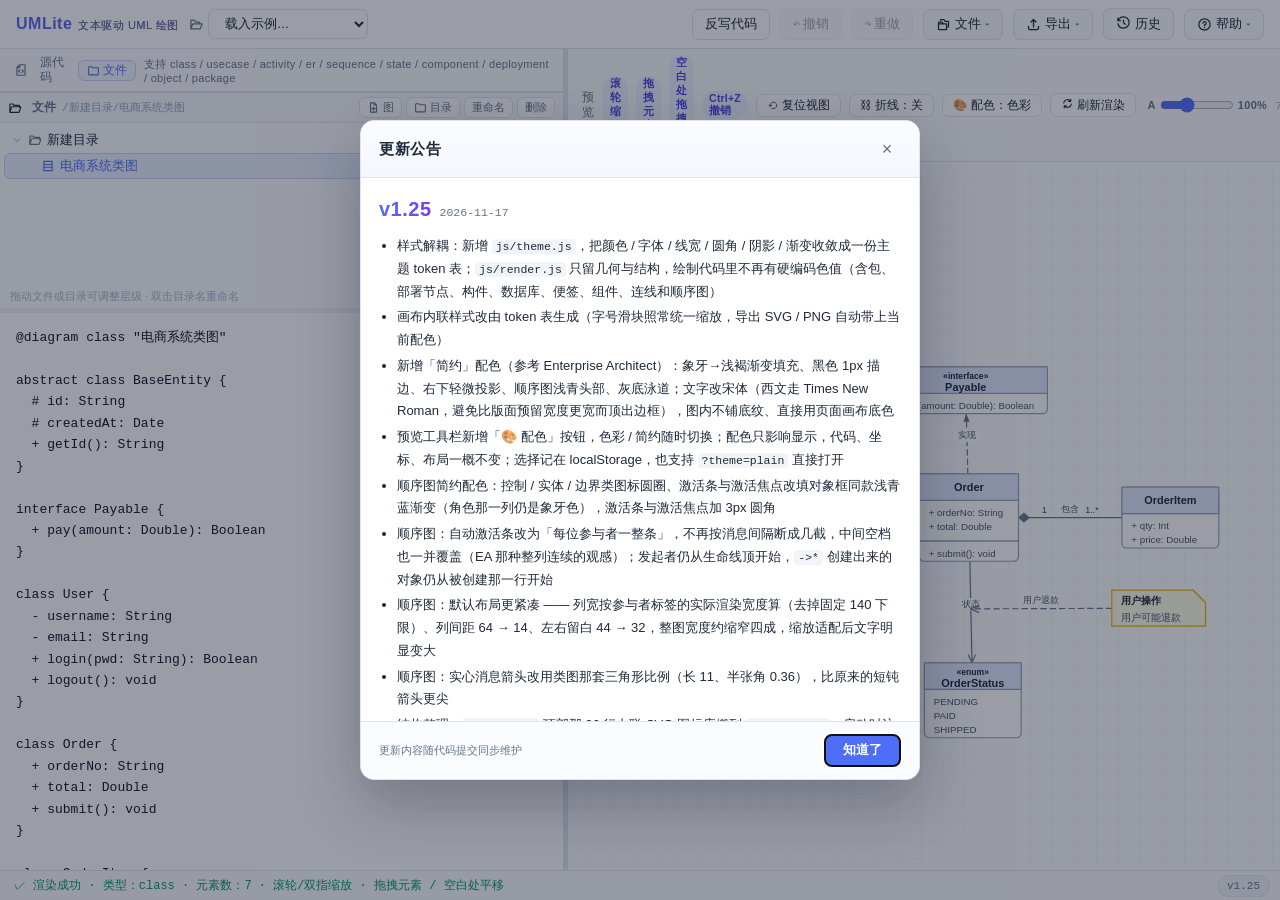
<file: index.html>
<!DOCTYPE html>
<html lang="zh-CN">
<head>
<meta charset="UTF-8">
<meta name="viewport" content="width=device-width, initial-scale=1, viewport-fit=cover">
<title>UMLite · 文本驱动 UML 绘图工具</title>
  <link rel="stylesheet" href="css/style.css">
</head>
<body>
<script src="js/icons.js"></script>

<header>
  <div class="logo">UMLite<small>文本驱动 UML 绘图</small></div>
  <span class="sel-ic"><svg class="ic"><use href="#ic-open"></use></svg><select id="samples" title="载入示例"></select></span>
  <div class="spacer"></div>

  <button id="btn-writeback" title="把当前画布位置写回源码末尾">反写代码</button>
  <button class="ghost" id="btn-undo" title="撤销（Ctrl+Z）" disabled>↶<span class="lbl"> 撤销</span></button>
  <button class="ghost" id="btn-redo" title="重做（Ctrl+Shift+Z）" disabled>↷<span class="lbl"> 重做</span></button>

  <div class="menu">
    <button type="button" class="ghost menu-btn"><svg class="ic"><use href="#ic-file"></use></svg><span class="lbl">文件</span><span class="caret">▾</span></button>
    <div class="menu-drop drop-right">
      <button type="button" class="menu-item" data-click="btn-open">导入 .uml…（到选中目录）</button>
      <button type="button" class="menu-item" data-click="btn-proj-open">导入整个项目 .json…</button>
      <div class="menu-sep"></div>
      <button type="button" class="menu-item" data-click="btn-copy">复制代码</button>
    </div>
  </div>

  <div class="menu">
    <button type="button" class="ghost menu-btn"><svg class="ic"><use href="#ic-export"></use></svg><span class="lbl">导出</span><span class="caret">▾</span></button>
    <div class="menu-drop">
      <button type="button" class="menu-item" data-click="btn-src">下载 .uml 源文件</button>
      <button type="button" class="menu-item" data-click="btn-svg">下载 SVG 矢量图</button>
      <button type="button" class="menu-item" data-click="btn-png">下载 PNG 位图</button>
      <div class="menu-sep"></div>
      <button type="button" class="menu-item" data-click="btn-proj-save">导出整个项目 .json</button>
    </div>
  </div>

  <button class="ghost" id="btn-history" title="最近保存的图"><svg class="ic"><use href="#ic-history"></use></svg><span class="lbl">历史</span></button>

  <div class="menu">
    <button type="button" class="ghost menu-btn"><svg class="ic"><use href="#ic-help"></use></svg><span class="lbl">帮助</span><span class="caret">▾</span></button>
    <div class="menu-drop">
      <button type="button" class="menu-item" data-click="btn-doc">下载语言文档 (.md)</button>
    </div>
  </div>
</header>

<!-- 窄屏（≤720px）用标签切换代码与预览，避免两个面板都挤成一条 -->
<nav id="pane-tabs" class="mobile-tabs" role="tablist" aria-label="面板切换">
  <button type="button" role="tab" data-pane="code" aria-selected="true"><span class="tab-ic">&lt;/&gt;</span>代码</button>
  <button type="button" role="tab" data-pane="preview" aria-selected="false"><span class="tab-ic">▦</span>预览</button>
</nav>

<!-- 被二级菜单收纳的真实按钮（保留 id，供菜单项 data-click 转发触发） -->
<button id="btn-open" hidden></button>
<button id="btn-copy" hidden></button>
<button id="btn-src" hidden></button>
<button id="btn-svg" hidden></button>
<button id="btn-png" hidden></button>
<button id="btn-doc" hidden></button>
<button id="btn-proj-open" hidden></button>
<button id="btn-proj-save" hidden></button>
<input type="file" id="file-uml" accept=".uml,.txt,text/plain" hidden>
<input type="file" id="file-project" accept=".json,application/json" hidden>

<div id="history-panel" class="history-panel hidden">
  <div class="history-head">
    <svg class="ic"><use href="#ic-history"></use></svg>历史记录 <span class="history-count" id="history-count"></span>
    <span style="flex:1"></span>
    <button class="ghost" id="his-clear">清空</button>
  </div>
  <div class="history-list" id="history-list"></div>
</div>

<main>
  <div class="pane" id="left">
    <div class="pane-head">
      <svg class="ic ic-title"><use href="#ic-source"></use></svg>源代码
      <button type="button" id="btn-files" class="pane-toggle" title="显示 / 隐藏文件区">
        <svg class="ic ic-sm"><use href="#ic-folder"></use></svg><span class="lbl">文件</span>
      </button>
      <span class="hint">支持 class / usecase / activity / er / sequence / state / component / deployment / object / package</span>
    </div>

    <!-- 文件区：虚拟目录树（只影响页面显示，导出时是多层嵌套的 JSON） -->
    <div id="files-pane">
      <div class="files-head">
        <svg class="ic ic-title"><use href="#ic-folder-open"></use></svg>
        <span class="files-title">文件</span>
        <span class="files-path" id="files-path"></span>
        <span class="files-tools">
          <button type="button" class="fs-btn" data-fs="new-file" title="在选中目录下新建一张图">
            <svg class="ic ic-sm"><use href="#ic-newfile"></use></svg>图
          </button>
          <button type="button" class="fs-btn" data-fs="new-folder" title="新建目录">
            <svg class="ic ic-sm"><use href="#ic-folder"></use></svg>目录
          </button>
          <button type="button" class="fs-btn" data-fs="rename" title="重命名选中的目录（也可双击目录名）">重命名</button>
          <button type="button" class="fs-btn" data-fs="delete" title="删除选中的目录或图">删除</button>
        </span>
      </div>
      <div id="file-tree" class="file-tree" role="tree" aria-label="文件列表"></div>
      <div class="files-hint" id="files-hint">拖动文件或目录可调整层级 · 双击目录名重命名</div>
    </div>
    <div class="files-divider" id="files-divider" title="拖动调整文件区高度"></div>

    <textarea id="editor" spellcheck="false"></textarea>
  </div>
  <div class="divider" id="divider"></div>
  <div class="pane" id="right">
    <div class="pane-head">
      预览
      <span class="badge">滚轮缩放</span>
      <span class="badge">拖拽元素</span>
      <span class="badge">空白处拖拽平移</span>
      <span class="badge">Ctrl+Z 撤销</span>
      <button id="btn-reset" style="padding:3px 10px;font-size:11.5px;">⟲ 复位视图</button>
      <button id="btn-ortho" style="padding:3px 10px;font-size:11.5px;" title="开启后连线自动补直角折点（横平竖直），按当前位置生成；关闭则保持直线/斜线">⛓ 折线：关</button>
      <button id="btn-theme" style="padding:3px 10px;font-size:11.5px;" title="切换配色方案：只影响显示，不改变代码、坐标与布局">🎨 配色：色彩</button>
      <button id="btn-refresh" style="padding:3px 10px;font-size:11.5px;"><svg class="ic ic-sm"><use href="#ic-refresh"></use></svg>刷新渲染</button>
      <span class="fs-wrap" title="统一调整画布字号"><span class="fs-label">A</span><input type="range" id="font-scale" min="70" max="160" value="100" step="5"><span class="fs-label" id="font-scale-val">100%</span></span>
      <span class="zoominfo" id="zoominfo">100%</span>
    </div>
    <div id="preview"></div>
  </div>
</main>

<footer id="statusbar">
  <div id="status">就绪</div>
  <button type="button" id="ver-chip" class="ver-chip">v1.25</button>
</footer>

<!-- 更新公告：首次打开自动弹，之后点右下角版本号查看 -->
<div id="notice-mask" class="notice-mask" aria-hidden="true">
  <div class="notice" role="dialog" aria-modal="true" aria-labelledby="notice-title">
    <div class="notice-head">
      <h2 id="notice-title">更新公告</h2>
      <button type="button" id="notice-close" class="notice-close" aria-label="关闭">×</button>
    </div>
    <div class="notice-body" id="notice-body"></div>
    <div class="notice-foot">
      <span class="notice-tip">更新内容随代码提交同步维护</span>
      <button type="button" id="notice-ok" class="notice-ok">知道了</button>
    </div>
  </div>
</div>

<!-- 通用选择弹窗：导入整个项目时询问「覆盖 / 插入」 -->
<div id="ask-mask" class="notice-mask" aria-hidden="true">
  <div class="notice ask" role="dialog" aria-modal="true" aria-labelledby="ask-title">
    <div class="notice-head"><h2 id="ask-title">请选择</h2></div>
    <div class="notice-body">
      <p id="ask-msg" class="ask-msg"></p>
      <div id="ask-extra" class="ask-meta" style="display:none;white-space:pre-line"></div>
    </div>
    <div class="notice-foot">
      <button type="button" id="ask-cancel" class="ask-btn">取消</button>
      <span id="ask-actions" class="ask-actions"></span>
    </div>
  </div>
</div>

<!-- 文件树右键 / 长按菜单 -->
<div id="tree-menu" class="tree-menu hidden"></div>


  <script src="js/util.js"></script>
  <script src="js/theme.js"></script>
  <script src="js/layoutcode.js"></script>
  <script src="js/parser.js"></script>
  <script src="js/layout.js"></script>
  <script src="js/pipeline.js"></script>
  <script src="js/render.js"></script>
  <script src="js/view.js"></script>
  <script src="js/undo.js"></script>
  <script src="js/export.js"></script>
  <script src="js/ui.js"></script>
  <script src="js/samples.js"></script>
  <script src="js/files.js"></script>
  <script src="js/history.js"></script>
  <script src="js/changelog.js"></script>
  <script src="js/notice.js"></script>
  <script src="js/main.js"></script>
</body>
</html>
</file>
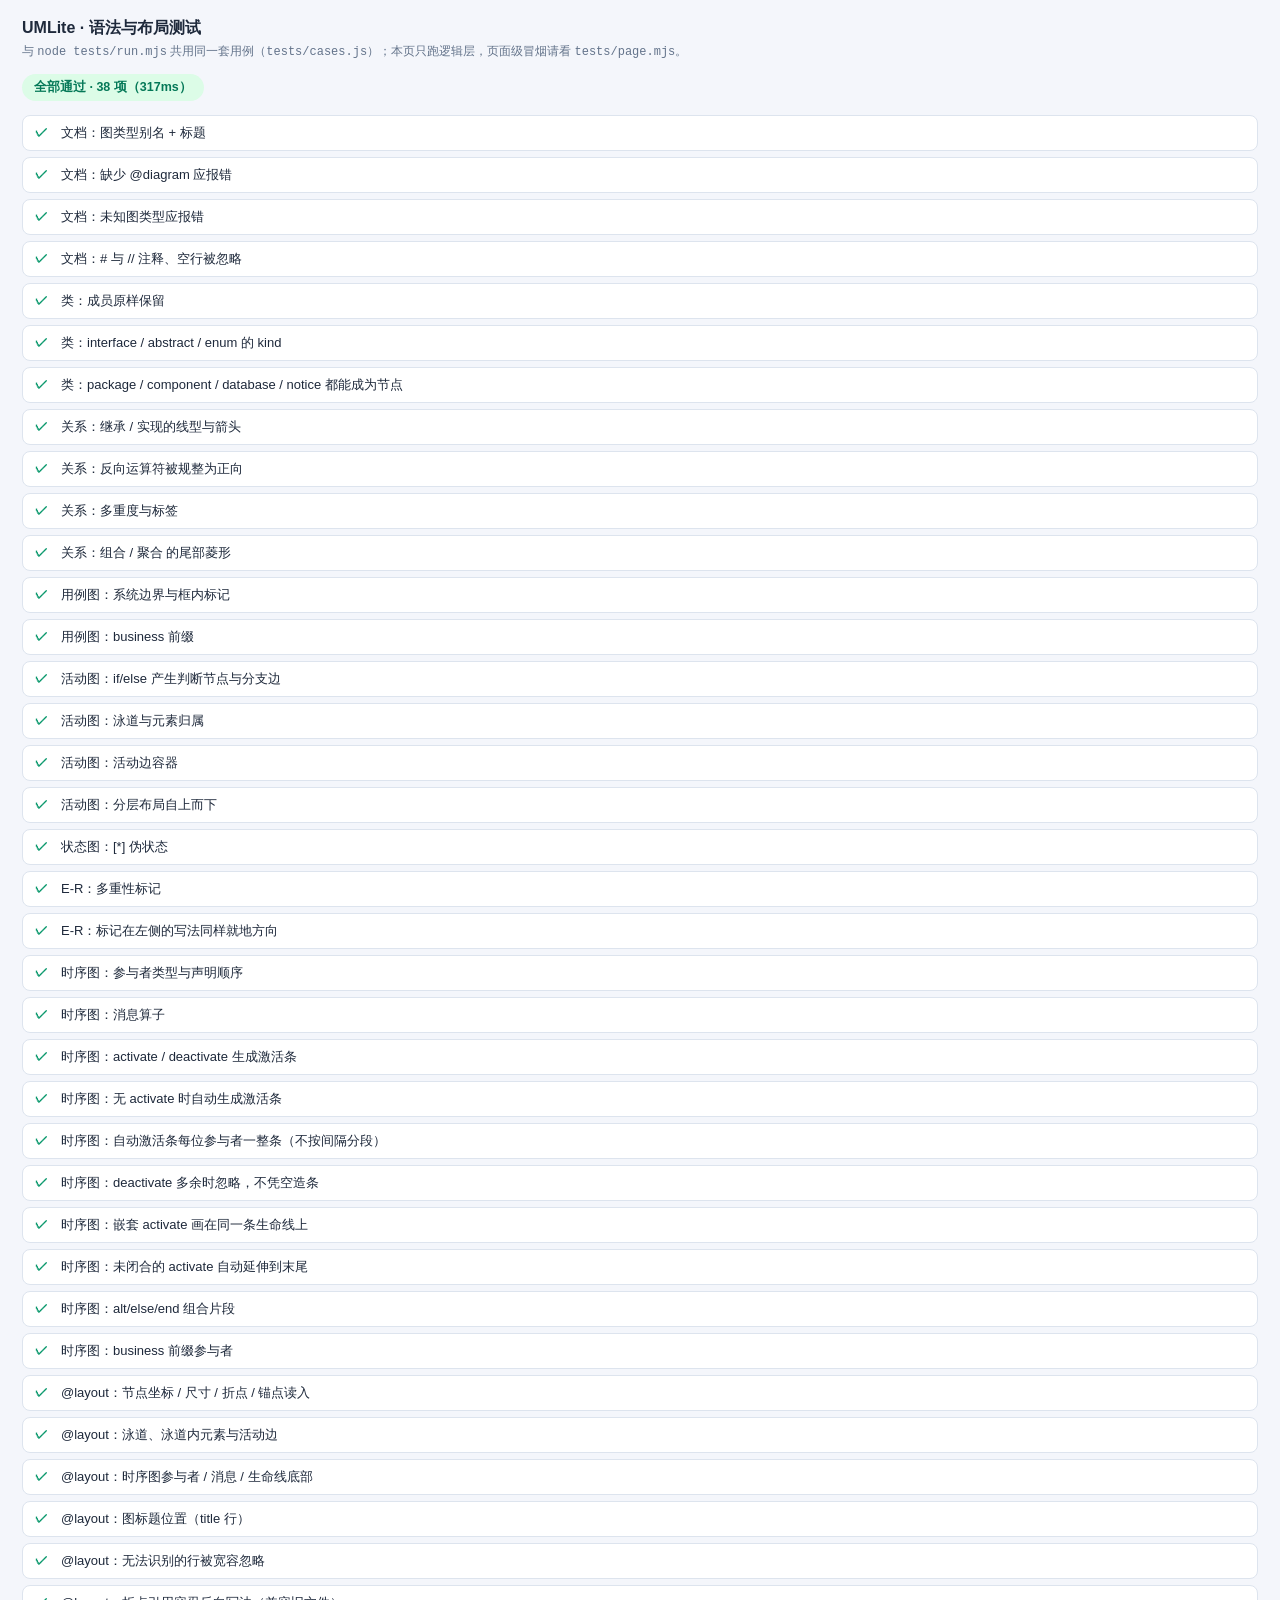
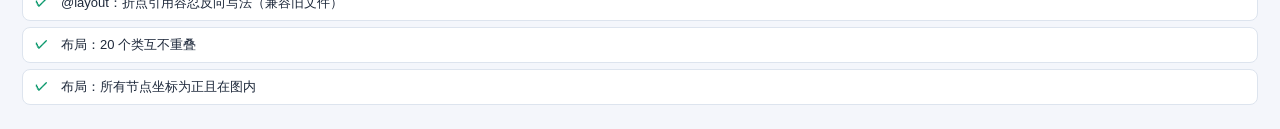
<file: tests/index.html>
<!DOCTYPE html>
<html lang="zh-CN">
<head>
<meta charset="UTF-8">
<meta name="viewport" content="width=device-width, initial-scale=1">
<title>UMLite · 语法与布局测试</title>
<style>
  body{margin:0;padding:18px 22px;font-family:-apple-system,BlinkMacSystemFont,"Segoe UI","PingFang SC","Microsoft YaHei",sans-serif;background:#f4f6fb;color:#1e293b;}
  h1{font-size:16px;margin:0 0 4px;}
  .sub{color:#64748b;font-size:12px;margin-bottom:14px;}
  .sum{display:inline-block;padding:5px 12px;border-radius:999px;font-size:12.5px;font-weight:700;margin-bottom:14px;}
  .sum.ok{background:#dcfce7;color:#047857;}
  .sum.bad{background:#fee2e2;color:#b91c1c;}
  ul{list-style:none;margin:0;padding:0;}
  li{background:#fff;border:1px solid #dde4ee;border-radius:8px;padding:8px 12px;margin-bottom:6px;font-size:13px;display:flex;gap:10px;align-items:flex-start;}
  li .mark{font-weight:700;width:16px;flex:0 0 16px;}
  li.ok .mark{color:#059669;}
  li.bad{border-color:#fecaca;background:#fff7f7;}
  li.bad .mark{color:#dc2626;}
  .fails{margin:6px 0 0;padding-left:18px;color:#b91c1c;font-size:12px;font-family:"SF Mono",Menlo,Consolas,monospace;white-space:pre-wrap;}
  .group{margin:16px 0 6px;font-size:12px;color:#64748b;letter-spacing:.4px;}
</style>
</head>
<body>
<h1>UMLite · 语法与布局测试</h1>
<div class="sub">与 <code>node tests/run.mjs</code> 共用同一套用例（<code>tests/cases.js</code>）；本页只跑逻辑层，页面级冒烟请看 <code>tests/page.mjs</code>。</div>
<div id="summary" class="sum"></div>
<ul id="list"></ul>

<script src="../js/util.js"></script>
<script src="../js/theme.js"></script>
<script src="../js/layoutcode.js"></script>
<script src="../js/parser.js"></script>
<script src="../js/layout.js"></script>
<script src="../js/pipeline.js"></script>
<script src="../js/render.js"></script>
<script src="harness.js"></script>
<script src="cases.js"></script>
<script>
(function () {
  'use strict';
  const t0 = performance.now();
  const results = window.UMLiteTests.runCases(window.TEST_CASES);
  const ms = Math.round(performance.now() - t0);
  const failed = results.filter(r => !r.ok).length;

  const sum = document.getElementById('summary');
  sum.className = 'sum ' + (failed ? 'bad' : 'ok');
  sum.textContent = failed
    ? failed + ' 项失败 / 共 ' + results.length + ' 项（' + ms + 'ms）'
    : '全部通过 · ' + results.length + ' 项（' + ms + 'ms）';

  const list = document.getElementById('list');
  for (const r of results) {
    const li = document.createElement('li');
    li.className = r.ok ? 'ok' : 'bad';
    const mark = document.createElement('span');
    mark.className = 'mark';
    mark.textContent = r.ok ? '✓' : '✗';
    const body = document.createElement('div');
    body.textContent = r.name;
    li.appendChild(mark);
    li.appendChild(body);
    if (!r.ok) {
      const ul = document.createElement('ul');
      ul.className = 'fails';
      for (const f of r.fails) {
        const li2 = document.createElement('li');
        li2.textContent = f;
        ul.appendChild(li2);
      }
      body.appendChild(ul);
    }
    list.appendChild(li);
  }
})();
</script>
</body>
</html>
</file>
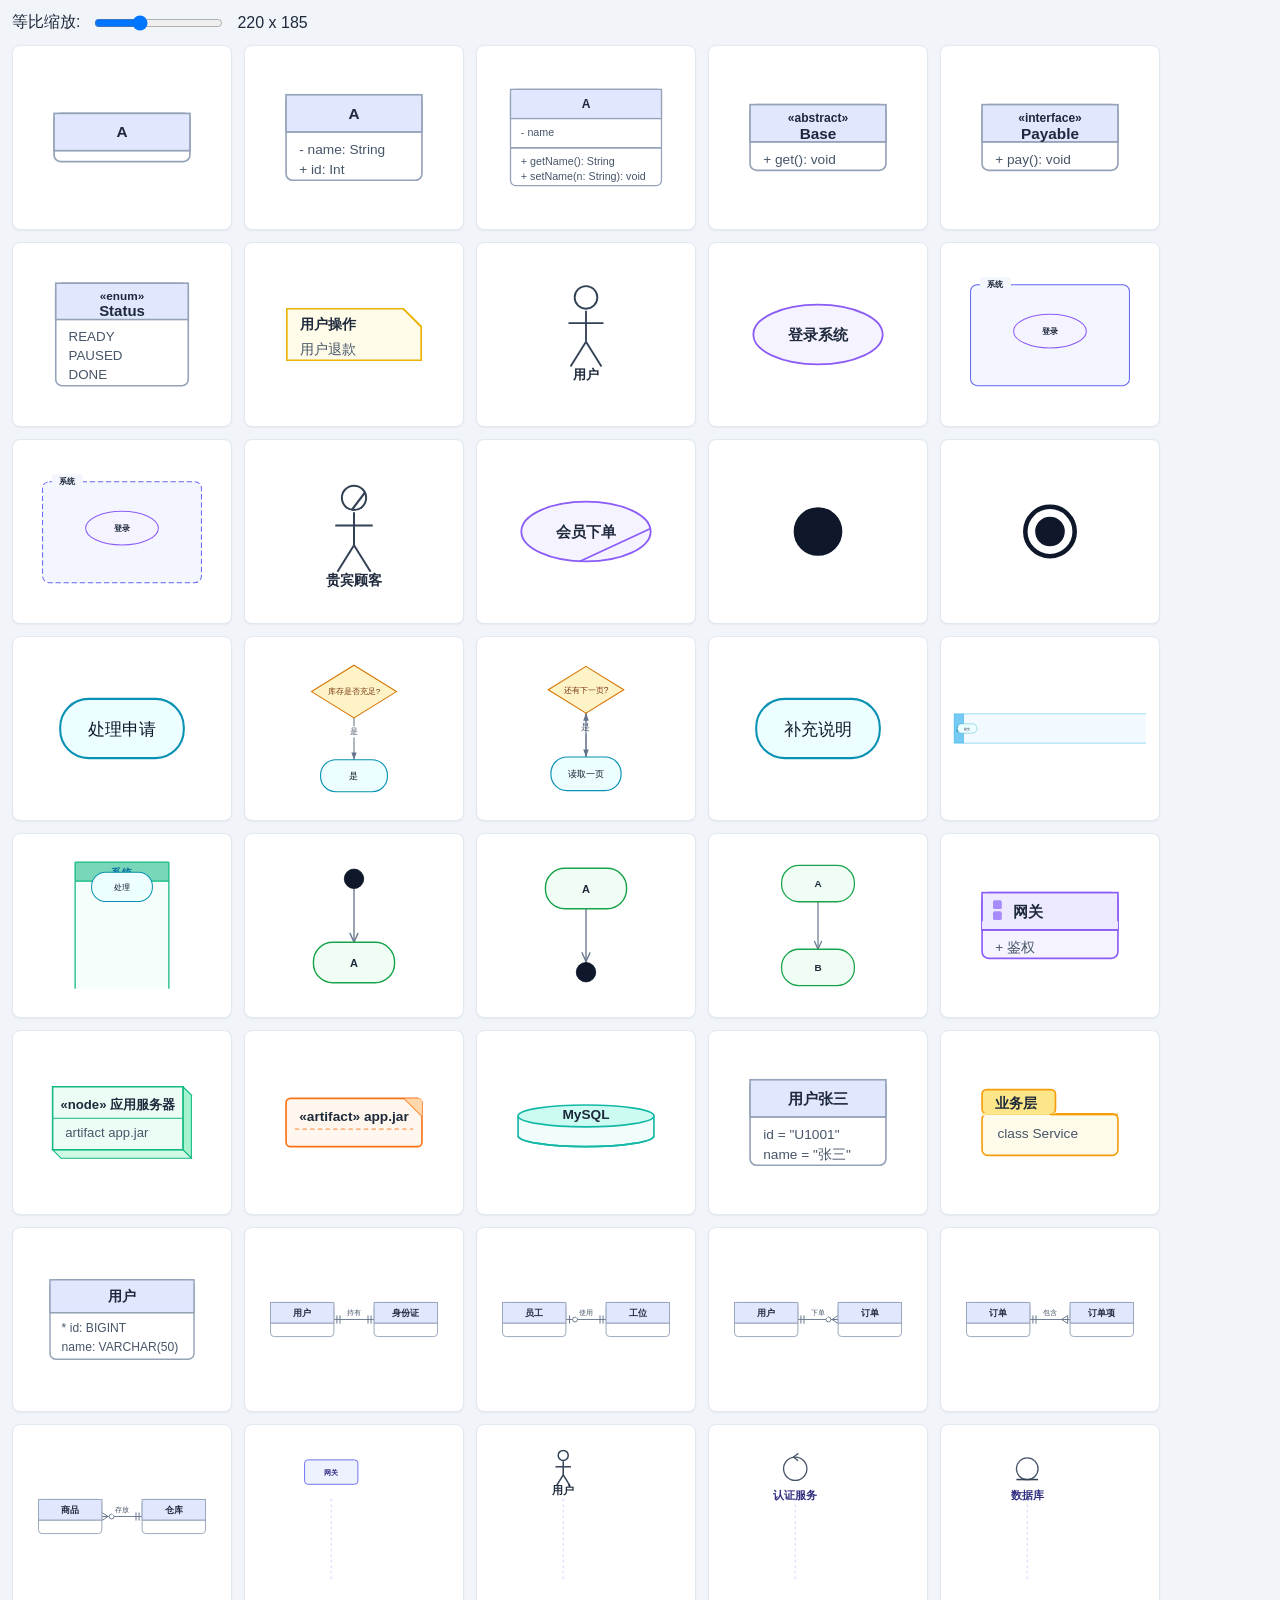
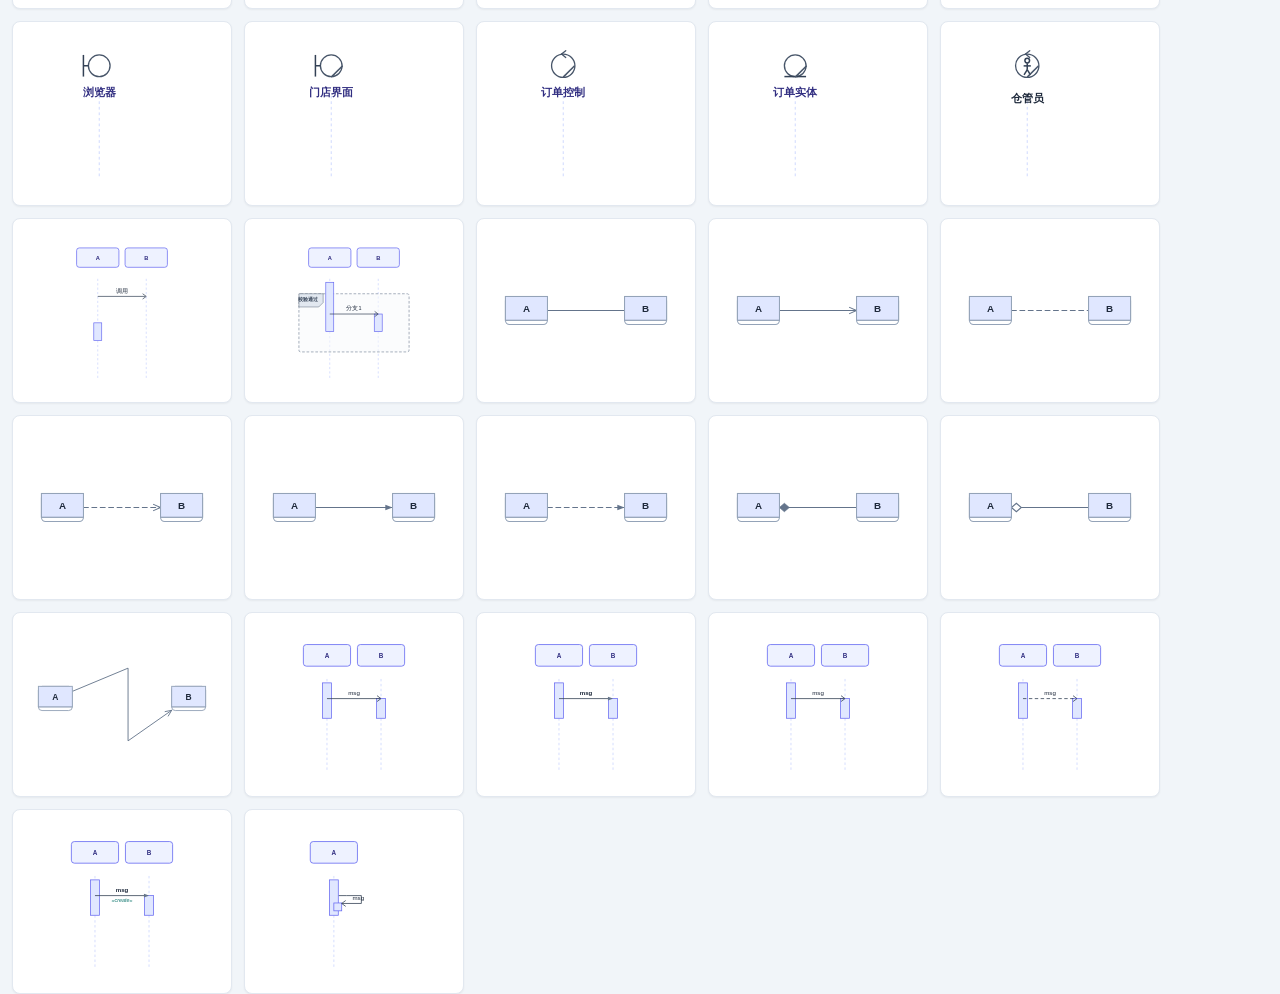
<file: test-elements.html>
<!DOCTYPE html>
<html lang="zh-CN">
<head>
<meta charset="UTF-8">
<meta name="viewport" content="width=device-width, initial-scale=1">
<title>UMLite · 元素测试页</title>
<link rel="stylesheet" href="css/style.css">
<style>
  html, body { margin: 0; }
  body { background: #f1f5f9; padding: 12px; overflow-y: auto; }
  #wrap { display: flex; flex-wrap: wrap; gap: 12px; }
  figure { box-sizing: border-box; 
    width: var(--fig-width, 220px);   /* 默认 200px */
    height: var(--fig-height, 185px); /* 默认 168px */
    margin: 0; background: #fff; border: 1px solid #e2e8f0; border-radius: 8px; box-shadow: 0 1px 2px rgba(0,0,0,.05); padding: 6px; display: flex; align-items: center; justify-content: center; }
  figure svg { width: 100%; height: 100%; display: block; }
</style>
</head>
<body>

<div style="margin-bottom: 12px; display: flex;align-items: center; gap: 12px;position: sticky;top: 0;">
    <label for="zoomSlider">等比缩放:</label>
    <input type="range" id="zoomSlider" min="100" max="400" value="200" step="10">
    <span id="zoomValue">220 x 185</span>
</div>

<div id="wrap"></div>

<script src="js/util.js"></script>
<script src="js/theme.js"></script>
<script src="js/layoutcode.js"></script>
<script src="js/parser.js"></script>
<script src="js/layout.js"></script>
<script src="js/pipeline.js"></script>
<script src="js/render.js"></script>
<script>
    (function() {
      const slider = document.getElementById('zoomSlider');
      const valueDisplay = document.getElementById('zoomValue');
      const wrap = document.getElementById('wrap');
      const BASE_HEIGHT = 168;
      const BASE_WIDTH = 200;
      const RATIO = BASE_HEIGHT / BASE_WIDTH; // 计算比例 0.84
      slider.addEventListener('input', (e) => {
        const newWidth = parseInt(e.target.value, 10);
        const newHeight = Math.round(newWidth * RATIO); // 保持等比缩放，并取整
        // 更新 CSS 变量
        wrap.style.setProperty('--fig-width', `${newWidth}px`);
        wrap.style.setProperty('--fig-height', `${newHeight}px`);
        // 更新显示文字
        valueDisplay.textContent = `${newWidth} x ${newHeight}`;
      });
    })();
  </script>
<script>
(function () {
  'use strict';

  /* 图模型统一由 js/pipeline.js 的 buildModel() 构建（parse → layout → @layout），
     本页不再复刻 view.js 的布局分支，保证「测试页」与「主应用」渲染的是同一个模型。 */

  /* ---- 把一段最小 DSL 渲染成一张独立小画布（自动按内容适配 viewBox） ---- */
  function addCard(src, hint) {
    const svg = el('svg', { xmlns: SVG_NS, width: 210, height: 150 });
    let vp = null;
    const fig = document.createElement('figure');
    fig.title = hint || '';
    try {
      const model = buildModel(src).model;
      const content = model.type === 'sequence'
        ? buildSequenceContent(model)
        : buildGraphContent(model);
      vp = el('g', {});
      vp.appendChild(content);
      svg.appendChild(styleEl(svgStyle()));
      const tdefs = themeDefsEl();
      if (tdefs) svg.appendChild(tdefs);
      svg.appendChild(vp);
    } catch (err) {
      svg.appendChild(styleEl(svgStyle()));
      svg.appendChild(el('text', { x: 10, y: 24, fill: '#dc2626' }, '✗ ' + err.message));
    }
    fig.appendChild(svg);
    document.getElementById('wrap').appendChild(fig);
    if (!vp) return;
    try {
      const b = vp.getBBox();
      const pad = 26;
      svg.setAttribute('viewBox',
        (b.x - pad) + ' ' + (b.y - pad) + ' ' + (b.width + pad * 2) + ' ' + (b.height + pad * 2));
    } catch (e) { /* 解析失败时保持默认尺寸 */ }
  }

  /* ================= 最小元素清单：后续新增元素在此追加一段 DSL 即可 ================= */
  const cases = [

    // ---------- 类图 · 盒形元素 ----------
    ['类 · 空', `
@diagram class
class A
`],
    ['类 · 仅属性', `
@diagram class
class A {
  - name: String
  + id: Int
}
`],
    ['类 · 属性+方法（分隔线）', `
@diagram class
class A {
  - name
  + getName(): String
  + setName(n: String): void
}
`],
    ['抽象类', `
@diagram class
abstract class Base {
  + get(): void
}
`],
    ['接口', `
@diagram class
interface Payable {
  + pay(): void
}
`],
    ['枚举', `
@diagram class
enum Status {
  READY
  PAUSED
  DONE
}`],
    ['通知、备注', `
@diagram class
notice 用户操作{
  用户退款
}
`],

    // ---------- 用例图 : 小人 / 椭圆 / 边界 ----------
    ['用例 · 角色（小人）', `
@diagram usecase
actor 用户
`],
    ['用例 · 椭圆', `
@diagram usecase
usecase 登录系统
`],
    ['用例 · 边界（实线）', `
@diagram usecase
boundary "系统" :solid
usecase 登录 :boundary
`],
    ['用例 · 边界（虚线）', `
@diagram usecase
boundary "系统" :dashed
usecase 登录 :boundary
`],
    // ---------- 业务用例模型元素（business 前缀）----------
    ['业务用例 · 角色（小人）', `
@diagram usecase
business actor 贵宾顾客
`],
    ['业务用例 · 用例（椭圆）', `
@diagram usecase
business usecase 会员下单
`],

    // ---------- 活动图 : 原子节点 ----------
    ['活动 · 开始', `
@diagram activity
start
`],
    ['活动 · 结束', `
@diagram activity
stop
`],
    ['活动 · 动作', `
@diagram activity
:处理申请;
`],
    ['活动 · 判定（菱形）', `
@diagram activity
if (库存是否充足?)
  :是; 
endif
`],
    ['活动 · 循环（while）', `
@diagram activity
while (还有下一页?)
  :读取一页;
endwhile
`],
    ['活动 · 备注', `
@diagram activity
note: 补充说明
`],
    ['活动 · 水平泳道', `
@diagram activity
swimlane "用户" :h
:提交; in "用户"
`],
    ['活动 · 垂直泳道', `
@diagram activity
swimlane "系统" :v
:处理; in "系统"
`],

    // ---------- 状态图 ----------
    ['状态 · 初始', `
@diagram state
[*] --> A
`],
    ['状态 · 终止', `
@diagram state
A --> [*]
`],
    ['状态 · 普通状态', `
@diagram state
A --> B
`],

    // ---------- 其他盒形元素 ----------
    ['组件', `
@diagram component
component 网关 {
  + 鉴权
}
`],
    ['部署节点', `
@diagram deployment
node 应用服务器 {
  artifact app.jar
}
`],
    ['构件（artifact）', `
@diagram deployment
artifact app.jar
`],
    ['数据库', `
@diagram deployment
database MySQL
`],
    ['对象（对象图）', `
@diagram object
object 用户张三 {
  id = "U1001"
  name = "张三"
}
`],
    ['包', `
@diagram package
package 业务层 {
  class Service
}
`],
    ['E-R 实体', `
@diagram er
entity 用户 {
  * id: BIGINT
  name: VARCHAR(50)
}
`],
    ['E-R 关系 · 一对一', `
@diagram er
entity 用户
entity 身份证
用户 ||--|| 身份证 : 持有
@layout
用户 @ (80, 70) 104 56
身份证 @ (250, 70) 104 56
`],
    ['E-R 关系 · 零或一', `
@diagram er
entity 员工
entity 工位
员工 |o--|| 工位 : 使用
@layout
员工 @ (80, 70) 104 56
工位 @ (250, 70) 104 56
`],
    ['E-R 关系 · 一对多', `
@diagram er
entity 用户
entity 订单
用户 ||--o{ 订单 : 下单
@layout
用户 @ (80, 70) 104 56
订单 @ (250, 70) 104 56
`],
    ['E-R 关系 · 一对多（强制）', `
@diagram er
entity 订单
entity 订单项
订单 ||--|{ 订单项 : 包含
@layout
订单 @ (80, 70) 104 56
订单项 @ (250, 70) 104 56
`],
    ['E-R 关系 · 反写方向', `
@diagram er
entity 商品
entity 仓库
商品 }o--|| 仓库 : 存放
@layout
商品 @ (80, 70) 104 56
仓库 @ (250, 70) 104 56
`],

    // ---------- 时序图 : 参与者 ----------
    ['时序 · 对象', `
@diagram sequence
object 网关
`],
    ['时序 · 角色', `
@diagram sequence
actor 用户
`],
    ['时序 · 控制类', `
@diagram sequence
control 认证服务
`],
    ['时序 · 实体类', `
@diagram sequence
entity 数据库
`],
    ['时序 · 边界类', `
@diagram sequence
boundary 浏览器
`],
    // ---------- 业务顺序模型元素（business 前缀）----------
    ['业务 · 边界对象', `
@diagram sequence
business boundary 门店界面
`],
    ['业务 · 控制对象', `
@diagram sequence
business control 订单控制
`],
    ['业务 · 实体对象', `
@diagram sequence
business entity 订单实体
`],
    ['业务 · 业务工人', `
@diagram sequence
business worker 仓管员
`],
    // ---------- 时序图 · 消息 ----------
    ['时序 · 激活条', `
@diagram sequence
object A
object B
A -> B : 调用
activate A
deactivate A
`],
    ['时序 · 组合片段', `
@diagram sequence
object A
object B
alt 校验通过
  A -> B : 分支1
end
`],

    // ---------- 类图连线 · 逐一展示线型 ----------
    ['连线 · 实线无箭头（--）', `
@diagram class
A
B
A -- B
@layout
A @ (70, 70) 60 40
B @ (240, 70) 60 40
`],
    ['连线 · 实线箭头（-->）', `
@diagram class
A
B
A --> B
@layout
A @ (70, 70) 60 40
B @ (240, 70) 60 40
`],
    ['连线 · 虚线无箭头（..）', `
@diagram class
A
B
A .. B
@layout
A @ (70, 70) 60 40
B @ (240, 70) 60 40
`],
    ['连线 · 虚线箭头/依赖（..>）', `
@diagram class
A
B
A ..> B
@layout
A @ (70, 70) 60 40
B @ (240, 70) 60 40
`],
    ['连线 · 实线空心三角/继承（--|>）', `
@diagram class
A
B
A --|> B
@layout
A @ (70, 70) 60 40
B @ (240, 70) 60 40
`],
    ['连线 · 虚线空心三角/实现（..|>）', `
@diagram class
A
B
A ..|> B
@layout
A @ (70, 70) 60 40
B @ (240, 70) 60 40
`],
    ['连线 · 实心菱形/组合（*--）', `
@diagram class
A
B
A *-- B
@layout
A @ (70, 70) 60 40
B @ (240, 70) 60 40
`],
    ['连线 · 空心菱形/聚合（o--）', `
@diagram class
A
B
A o-- B
@layout
A @ (70, 70) 60 40
B @ (240, 70) 60 40
`],
    ['连线 · 折线（折点）', `
@diagram class
A
B
A --> B
@layout
A @ (60, 90) 56 40
B @ (280, 90) 56 40
edge A->B bend 0 @ (180, 40)
edge A->B bend 1 @ (180, 160)
`],

    // ---------- 时序消息 · 逐一展示箭头 ----------
    ['消息 · 简单箭头（->）', `
@diagram sequence
object A
object B
A -> B : msg
`],
    ['消息 · 同步实心（->>）', `
@diagram sequence
object A
object B
A ->> B : msg
`],
    ['消息 · 异步（->o）', `
@diagram sequence
object A
object B
A ->o B : msg
`],
    ['消息 · 返回虚线（-->）', `
@diagram sequence
object A
object B
A --> B : msg
`],
    ['消息 · 创建（->*）', `
@diagram sequence
object A
object B
A ->* B : msg
`],
    ['消息 · 反身（-> 自身）', `
@diagram sequence
object A
A -> A : msg
`]
  ];

  cases.forEach(function (c) { addCard(c[1], c[0]); });
})();
</script>
</body>
</html>
</file>
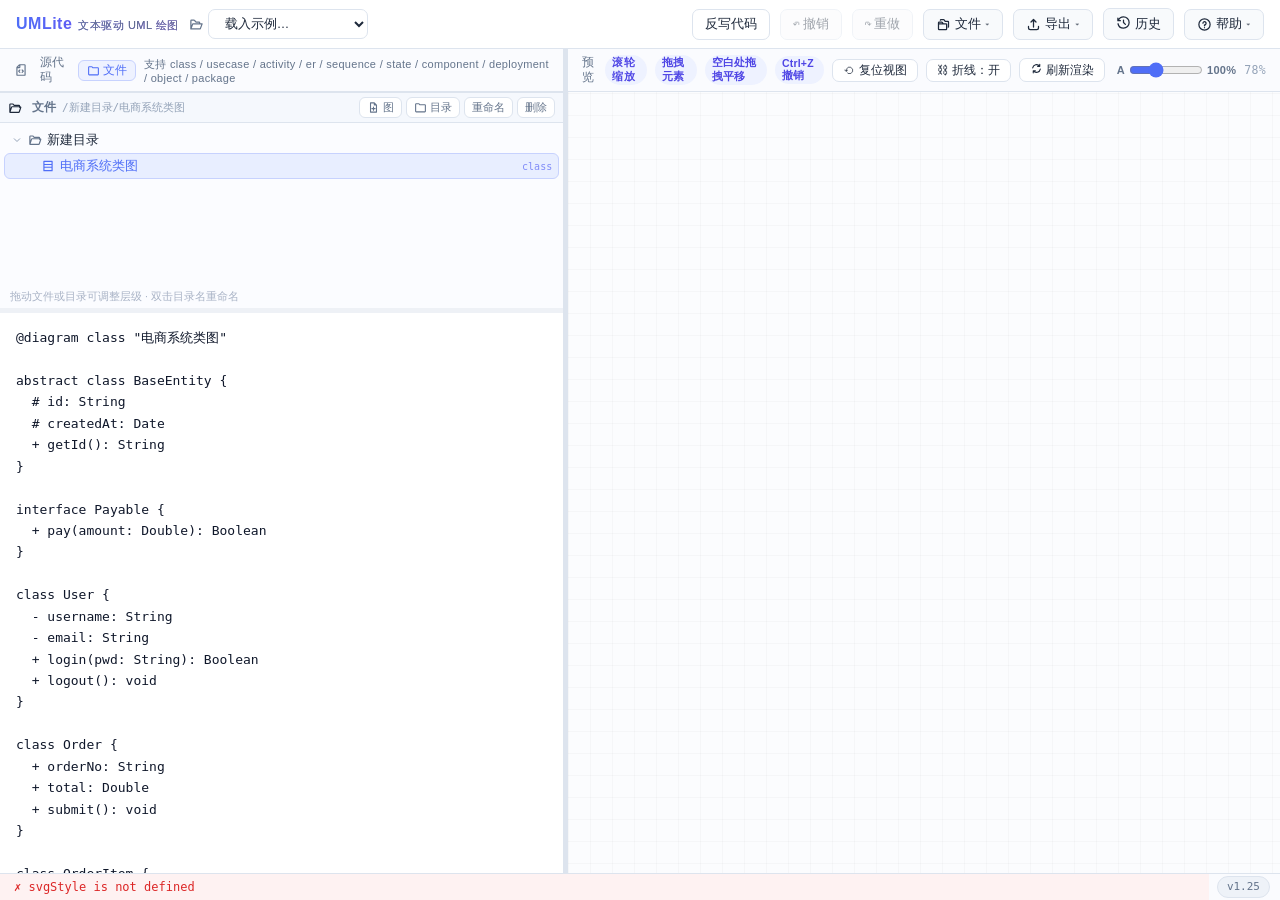
<file: UMLite.html>
<!DOCTYPE html>
<html lang="zh-CN">
<head>
<meta charset="UTF-8">
<meta name="viewport" content="width=device-width, initial-scale=1, viewport-fit=cover">
<title>UMLite · 文本驱动 UML 绘图工具</title>
  <link rel="stylesheet" href="css/style.css">
</head>
<body>

<!-- 内联 SVG 图标库（line 风格，随 currentColor 变化） -->
<svg xmlns="http://www.w3.org/2000/svg" style="display:none">
  <symbol id="ic-file" viewBox="0 0 24 24" fill="none"><path stroke="currentColor" stroke-linecap="round" stroke-linejoin="round" stroke-width="2" d="M12 11H4m15.5 5a.5.5 0 0 0 .5-.5V8a1 1 0 0 0-1-1h-3.75a1 1 0 0 1-.829-.44l-1.436-2.12a1 1 0 0 0-.828-.44H8a1 1 0 0 0-1 1M4 9v10a1 1 0 0 0 1 1h11a1 1 0 0 0 1-1v-7a1 1 0 0 0-1-1h-3.75a1 1 0 0 1-.829-.44L9.985 8.44A1 1 0 0 0 9.157 8H5a1 1 0 0 0-1 1Z"/></symbol>
  <symbol id="ic-open" viewBox="0 0 24 24" fill="none"><path stroke="currentColor" stroke-linecap="round" stroke-linejoin="round" stroke-width="2" d="M3 19V6a1 1 0 0 1 1-1h4.032a1 1 0 0 1 .768.36l1.9 2.28a1 1 0 0 0 .768.36H16a1 1 0 0 1 1 1v1M3 19l3-8h15l-3 8H3Z"/></symbol>
  <symbol id="ic-export" viewBox="0 0 24 24" fill="none"><path stroke="currentColor" stroke-linecap="round" stroke-linejoin="round" stroke-width="2" d="M4 15v2a3 3 0 0 0 3 3h10a3 3 0 0 0 3-3v-2M12 4v12m0-12 4 4m-4-4L8 8"/></symbol>
  <symbol id="ic-history" viewBox="0 0 24 24" fill="none"><path stroke="currentColor" stroke-linecap="round" stroke-linejoin="round" stroke-width="2" d="M12 8v4l3 3M3.22302 14C4.13247 18.008 7.71683 21 12 21c4.9706 0 9-4.0294 9-9 0-4.97056-4.0294-9-9-9-3.72916 0-6.92858 2.26806-8.29409 5.5M7 9H3V5"/></symbol>
  <symbol id="ic-help" viewBox="0 0 24 24" fill="none"><path stroke="currentColor" stroke-linecap="round" stroke-linejoin="round" stroke-width="2" d="M9.529 9.988a2.502 2.502 0 1 1 5 .191A2.441 2.441 0 0 1 12 12.582V14m-.01 3.008H12M21 12a9 9 0 1 1-18 0 9 9 0 0 1 18 0Z"/></symbol>
  <symbol id="ic-source" viewBox="0 0 24 24" fill="none"><path stroke="currentColor" stroke-linecap="round" stroke-linejoin="round" stroke-width="2" d="M10 3v4a1 1 0 0 1-1 1H5m5 4-2 2 2 2m4-4 2 2-2 2m5-12v16a1 1 0 0 1-1 1H6a1 1 0 0 1-1-1V7.914a1 1 0 0 1 .293-.707l3.914-3.914A1 1 0 0 1 9.914 3H18a1 1 0 0 1 1 1Z"/></symbol>
  <symbol id="ic-refresh" viewBox="0 0 24 24" fill="none"><path stroke="currentColor" stroke-linecap="round" stroke-linejoin="round" stroke-width="2" d="M17.651 7.65a7.131 7.131 0 0 0-12.68 3.15M18.001 4v4h-4m-7.652 8.35a7.13 7.13 0 0 0 12.68-3.15M6 20v-4h4"/></symbol>

  <!-- ---- 文件区：目录 / 各类图的线条图标（与上面同一风格：24×24、stroke=2、currentColor） ---- -->
  <symbol id="ic-folder" viewBox="0 0 24 24" fill="none"><path stroke="currentColor" stroke-linecap="round" stroke-linejoin="round" stroke-width="2" d="M3 19V6a1 1 0 0 1 1-1h4.6a1 1 0 0 1 .8.4L11 7h9a1 1 0 0 1 1 1v11a1 1 0 0 1-1 1H4a1 1 0 0 1-1-1Z"/></symbol>
  <symbol id="ic-folder-open" viewBox="0 0 24 24" fill="none"><path stroke="currentColor" stroke-linecap="round" stroke-linejoin="round" stroke-width="2" d="M3.2 19.2V6.2a1 1 0 0 1 1-1h4.4l2 2.4h8.2a1 1 0 0 1 1 1v2.2M3.2 19.2l2.9-8.6a1 1 0 0 1 .95-.68H21a.9.9 0 0 1 .85 1.2l-2.6 7.8a1 1 0 0 1-.95.68H4.2a1 1 0 0 1-1-.6Z"/></symbol>
  <symbol id="ic-caret" viewBox="0 0 24 24" fill="none"><path stroke="currentColor" stroke-linecap="round" stroke-linejoin="round" stroke-width="2" d="M9.5 6.5 15 12l-5.5 5.5"/></symbol>
  <symbol id="ic-newfile" viewBox="0 0 24 24" fill="none"><path stroke="currentColor" stroke-linecap="round" stroke-linejoin="round" stroke-width="2" d="M6.5 3.5h7l4 4v13h-11zM13.5 3.5v4h4M12 11v6M9 14h6"/></symbol>
  <symbol id="ic-uml-class" viewBox="0 0 24 24" fill="none"><path stroke="currentColor" stroke-linecap="round" stroke-linejoin="round" stroke-width="2" d="M5 4h14v16H5zM5 9.4h14M5 14.2h14"/></symbol>
  <symbol id="ic-uml-object" viewBox="0 0 24 24" fill="none"><path stroke="currentColor" stroke-linecap="round" stroke-linejoin="round" stroke-width="2" d="M5 4h14v16H5zM8.5 8.4h7M5 11h14"/></symbol>
  <symbol id="ic-uml-usecase" viewBox="0 0 24 24" fill="none"><path stroke="currentColor" stroke-linecap="round" stroke-linejoin="round" stroke-width="2" d="M12 3.6c4.9 0 8.9 3.8 8.9 8.4s-4 8.4-8.9 8.4S3.1 16.6 3.1 12 7.1 3.6 12 3.6Z"/><path stroke="currentColor" stroke-linecap="round" stroke-linejoin="round" stroke-width="1.8" d="M11 7.9a1.1 1.1 0 1 0 2.2 0 1.1 1.1 0 0 0-2.2 0ZM12.1 9v3.4M9.9 10.5h4.4M12.1 12.4l-1.6 2.7M12.1 12.4l1.6 2.7"/></symbol>
  <symbol id="ic-uml-activity" viewBox="0 0 24 24" fill="none"><path stroke="currentColor" stroke-linecap="round" stroke-linejoin="round" stroke-width="2" d="M12 3.4 20.6 12 12 20.6 3.4 12z"/></symbol>
  <symbol id="ic-uml-sequence" viewBox="0 0 24 24" fill="none"><path stroke="currentColor" stroke-linecap="round" stroke-linejoin="round" stroke-width="2" d="M6.4 8.2V19M17.6 8.2V19M3.4 4.6h6V8.2h-6zM14.6 4.6h6V8.2h-6zM6.4 12.4h11M14.8 10.4l2.6 2-2.6 2"/></symbol>
  <symbol id="ic-uml-state" viewBox="0 0 24 24" fill="none"><path stroke="currentColor" stroke-linecap="round" stroke-linejoin="round" stroke-width="2" d="M7 6.4h10A3.6 3.6 0 0 1 20.6 10v4a3.6 3.6 0 0 1-3.6 3.6H7A3.6 3.6 0 0 1 3.4 14v-4A3.6 3.6 0 0 1 7 6.4Z"/><path stroke="currentColor" stroke-linecap="round" stroke-linejoin="round" stroke-width="2" d="M8.2 12h.01"/></symbol>
  <symbol id="ic-uml-er" viewBox="0 0 24 24" fill="none"><path stroke="currentColor" stroke-linecap="round" stroke-linejoin="round" stroke-width="2" d="M4 4.4h16v15.2H4zM4 9h16M9.6 9v10.6"/></symbol>
  <symbol id="ic-uml-component" viewBox="0 0 24 24" fill="none"><path stroke="currentColor" stroke-linecap="round" stroke-linejoin="round" stroke-width="2" d="M8 4.6h11.4v14.8H8zM4 8.6h4v2.6H4zM4 13.4h4V16H4z"/></symbol>
  <symbol id="ic-uml-deployment" viewBox="0 0 24 24" fill="none"><path stroke="currentColor" stroke-linecap="round" stroke-linejoin="round" stroke-width="2" d="M5.2 9.4h9.6v9.4H5.2zM5.2 9.4 9.2 5.4h9.6l-4 4M14.8 9.4l4-4v9.4l-4 4"/></symbol>
  <symbol id="ic-uml-package" viewBox="0 0 24 24" fill="none"><path stroke="currentColor" stroke-linecap="round" stroke-linejoin="round" stroke-width="2" d="M3.6 19.4V5h6.8l2.2 2.6h7.8v11.8zM3.6 9h16.8"/></symbol>
</svg>

<header>
  <div class="logo">UMLite<small>文本驱动 UML 绘图</small></div>
  <span class="sel-ic"><svg class="ic"><use href="#ic-open"></use></svg><select id="samples" title="载入示例"></select></span>
  <div class="spacer"></div>

  <button id="btn-writeback" title="把当前画布位置写回源码末尾">反写代码</button>
  <button class="ghost" id="btn-undo" title="撤销（Ctrl+Z）" disabled>↶<span class="lbl"> 撤销</span></button>
  <button class="ghost" id="btn-redo" title="重做（Ctrl+Shift+Z）" disabled>↷<span class="lbl"> 重做</span></button>

  <div class="menu">
    <button type="button" class="ghost menu-btn"><svg class="ic"><use href="#ic-file"></use></svg><span class="lbl">文件</span><span class="caret">▾</span></button>
    <div class="menu-drop drop-right">
      <button type="button" class="menu-item" data-click="btn-open">导入 .uml…（到选中目录）</button>
      <button type="button" class="menu-item" data-click="btn-proj-open">导入整个项目 .json…</button>
      <div class="menu-sep"></div>
      <button type="button" class="menu-item" data-click="btn-copy">复制代码</button>
    </div>
  </div>

  <div class="menu">
    <button type="button" class="ghost menu-btn"><svg class="ic"><use href="#ic-export"></use></svg><span class="lbl">导出</span><span class="caret">▾</span></button>
    <div class="menu-drop">
      <button type="button" class="menu-item" data-click="btn-src">下载 .uml 源文件</button>
      <button type="button" class="menu-item" data-click="btn-svg">下载 SVG 矢量图</button>
      <button type="button" class="menu-item" data-click="btn-png">下载 PNG 位图</button>
      <div class="menu-sep"></div>
      <button type="button" class="menu-item" data-click="btn-proj-save">导出整个项目 .json</button>
    </div>
  </div>

  <button class="ghost" id="btn-history" title="最近保存的图"><svg class="ic"><use href="#ic-history"></use></svg><span class="lbl">历史</span></button>

  <div class="menu">
    <button type="button" class="ghost menu-btn"><svg class="ic"><use href="#ic-help"></use></svg><span class="lbl">帮助</span><span class="caret">▾</span></button>
    <div class="menu-drop">
      <button type="button" class="menu-item" data-click="btn-doc">下载语言文档 (.md)</button>
    </div>
  </div>
</header>

<!-- 窄屏（≤720px）用标签切换代码与预览，避免两个面板都挤成一条 -->
<nav id="pane-tabs" class="mobile-tabs" role="tablist" aria-label="面板切换">
  <button type="button" role="tab" data-pane="code" aria-selected="true"><span class="tab-ic">&lt;/&gt;</span>代码</button>
  <button type="button" role="tab" data-pane="preview" aria-selected="false"><span class="tab-ic">▦</span>预览</button>
</nav>

<!-- 被二级菜单收纳的真实按钮（保留 id，供菜单项 data-click 转发触发） -->
<button id="btn-open" hidden></button>
<button id="btn-copy" hidden></button>
<button id="btn-src" hidden></button>
<button id="btn-svg" hidden></button>
<button id="btn-png" hidden></button>
<button id="btn-doc" hidden></button>
<button id="btn-proj-open" hidden></button>
<button id="btn-proj-save" hidden></button>
<input type="file" id="file-uml" accept=".uml,.txt,text/plain" hidden>
<input type="file" id="file-project" accept=".json,application/json" hidden>

<div id="history-panel" class="history-panel hidden">
  <div class="history-head">
    <svg class="ic"><use href="#ic-history"></use></svg>历史记录 <span class="history-count" id="history-count"></span>
    <span style="flex:1"></span>
    <button class="ghost" id="his-clear">清空</button>
  </div>
  <div class="history-list" id="history-list"></div>
</div>

<main>
  <div class="pane" id="left">
    <div class="pane-head">
      <svg class="ic ic-title"><use href="#ic-source"></use></svg>源代码
      <button type="button" id="btn-files" class="pane-toggle" title="显示 / 隐藏文件区">
        <svg class="ic ic-sm"><use href="#ic-folder"></use></svg><span class="lbl">文件</span>
      </button>
      <span class="hint">支持 class / usecase / activity / er / sequence / state / component / deployment / object / package</span>
    </div>

    <!-- 文件区：虚拟目录树（只影响页面显示，导出时是多层嵌套的 JSON） -->
    <div id="files-pane">
      <div class="files-head">
        <svg class="ic ic-title"><use href="#ic-folder-open"></use></svg>
        <span class="files-title">文件</span>
        <span class="files-path" id="files-path"></span>
        <span class="files-tools">
          <button type="button" class="fs-btn" data-fs="new-file" title="在选中目录下新建一张图">
            <svg class="ic ic-sm"><use href="#ic-newfile"></use></svg>图
          </button>
          <button type="button" class="fs-btn" data-fs="new-folder" title="新建目录">
            <svg class="ic ic-sm"><use href="#ic-folder"></use></svg>目录
          </button>
          <button type="button" class="fs-btn" data-fs="rename" title="重命名选中的目录（也可双击目录名）">重命名</button>
          <button type="button" class="fs-btn" data-fs="delete" title="删除选中的目录或图">删除</button>
        </span>
      </div>
      <div id="file-tree" class="file-tree" role="tree" aria-label="文件列表"></div>
      <div class="files-hint" id="files-hint">拖动文件或目录可调整层级 · 双击目录名重命名</div>
    </div>
    <div class="files-divider" id="files-divider" title="拖动调整文件区高度"></div>

    <textarea id="editor" spellcheck="false"></textarea>
  </div>
  <div class="divider" id="divider"></div>
  <div class="pane" id="right">
    <div class="pane-head">
      预览
      <span class="badge">滚轮缩放</span>
      <span class="badge">拖拽元素</span>
      <span class="badge">空白处拖拽平移</span>
      <span class="badge">Ctrl+Z 撤销</span>
      <button id="btn-reset" style="padding:3px 10px;font-size:11.5px;">⟲ 复位视图</button>
      <button id="btn-ortho" style="padding:3px 10px;font-size:11.5px;" title="开启后连线自动补直角折点（横平竖直）；关闭则保持直线/斜线">⛓ 折线：开</button>
      <button id="btn-refresh" style="padding:3px 10px;font-size:11.5px;"><svg class="ic ic-sm"><use href="#ic-refresh"></use></svg>刷新渲染</button>
      <span class="fs-wrap" title="统一调整画布字号"><span class="fs-label">A</span><input type="range" id="font-scale" min="70" max="160" value="100" step="5"><span class="fs-label" id="font-scale-val">100%</span></span>
      <span class="zoominfo" id="zoominfo">100%</span>
    </div>
    <div id="preview"></div>
  </div>
</main>

<footer id="statusbar">
  <div id="status">就绪</div>
  <button type="button" id="ver-chip" class="ver-chip">v1.22</button>
</footer>

<!-- 更新公告：首次打开自动弹，之后点右下角版本号查看 -->
<div id="notice-mask" class="notice-mask" aria-hidden="true">
  <div class="notice" role="dialog" aria-modal="true" aria-labelledby="notice-title">
    <div class="notice-head">
      <h2 id="notice-title">更新公告</h2>
      <button type="button" id="notice-close" class="notice-close" aria-label="关闭">×</button>
    </div>
    <div class="notice-body" id="notice-body"></div>
    <div class="notice-foot">
      <span class="notice-tip">更新内容随代码提交同步维护</span>
      <button type="button" id="notice-ok" class="notice-ok">知道了</button>
    </div>
  </div>
</div>

<!-- 通用选择弹窗：导入整个项目时询问「覆盖 / 插入」 -->
<div id="ask-mask" class="notice-mask" aria-hidden="true">
  <div class="notice ask" role="dialog" aria-modal="true" aria-labelledby="ask-title">
    <div class="notice-head"><h2 id="ask-title">请选择</h2></div>
    <div class="notice-body">
      <p id="ask-msg" class="ask-msg"></p>
      <div id="ask-extra" class="ask-meta" style="display:none;white-space:pre-line"></div>
    </div>
    <div class="notice-foot">
      <button type="button" id="ask-cancel" class="ask-btn">取消</button>
      <span id="ask-actions" class="ask-actions"></span>
    </div>
  </div>
</div>

<!-- 文件树右键 / 长按菜单 -->
<div id="tree-menu" class="tree-menu hidden"></div>


  <script src="js/util.js"></script>
  <script src="js/layoutcode.js"></script>
  <script src="js/parser.js"></script>
  <script src="js/layout.js"></script>
  <script src="js/pipeline.js"></script>
  <script src="js/render.js"></script>
  <script src="js/view.js"></script>
  <script src="js/undo.js"></script>
  <script src="js/export.js"></script>
  <script src="js/ui.js"></script>
  <script src="js/samples.js"></script>
  <script src="js/files.js"></script>
  <script src="js/history.js"></script>
  <script src="js/changelog.js"></script>
  <script src="js/notice.js"></script>
  <script src="js/main.js"></script>
</body>
</html>
</file>
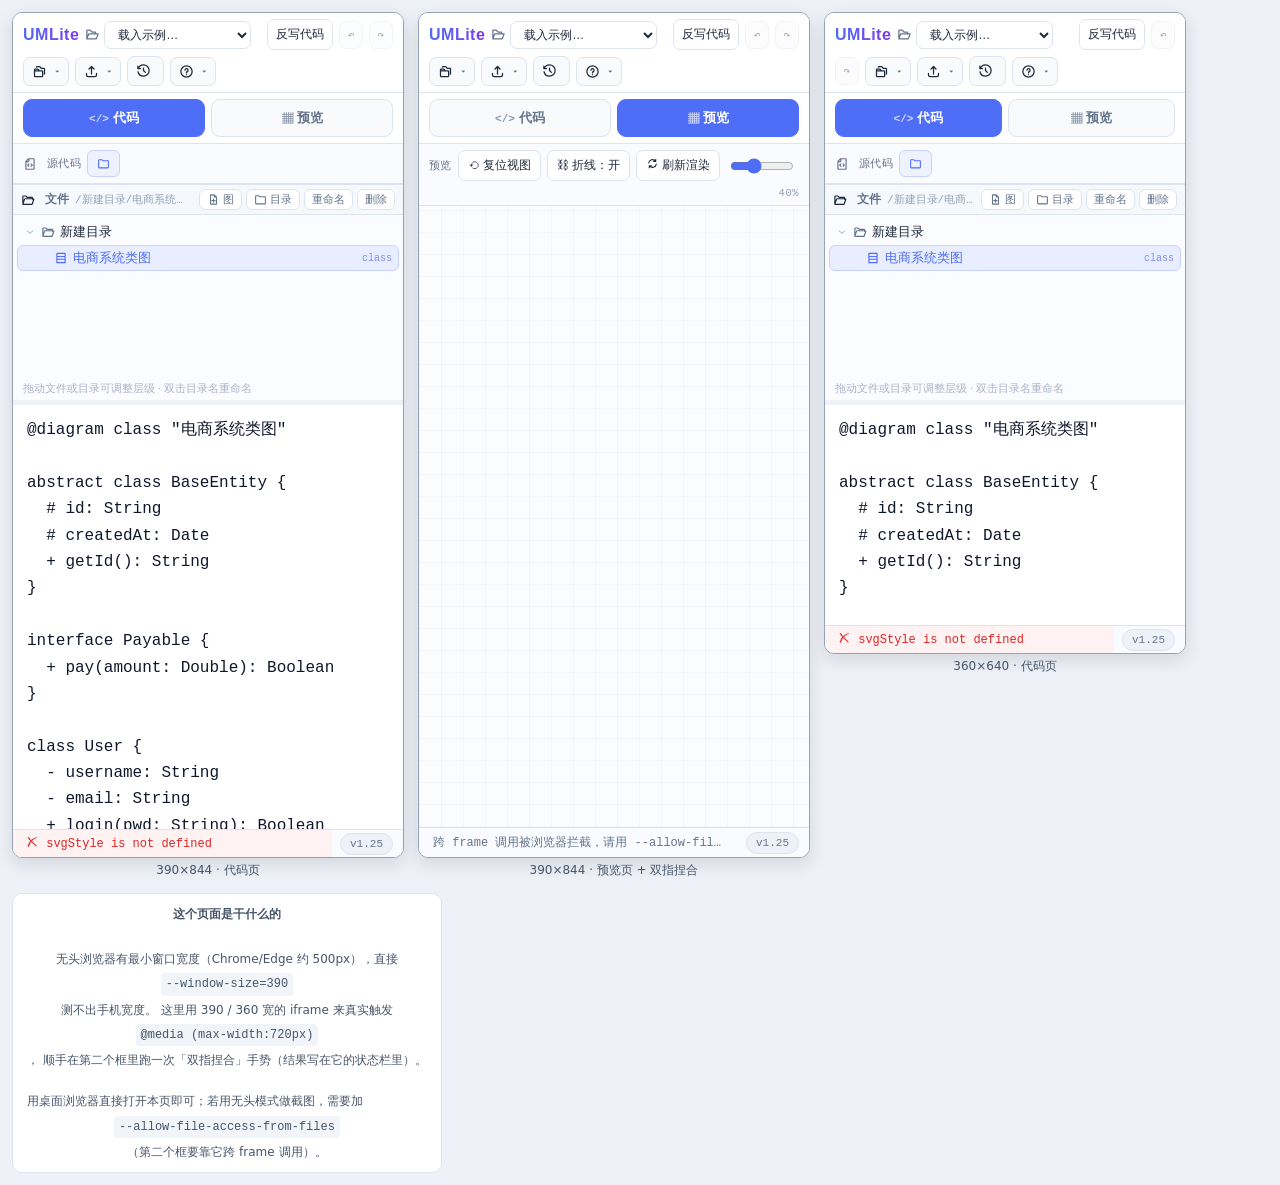
<file: tests/viewport-check.html>
<!DOCTYPE html>
<html lang="zh-CN">
<head>
<meta charset="UTF-8">
<title>UMLite · 视口宽度验证台</title>
<style>
  body{margin:0;background:#eef1f7;display:flex;gap:14px;padding:12px;font:12px system-ui,sans-serif;color:#475569;flex-wrap:wrap;}
  figure{margin:0;display:flex;flex-direction:column;gap:4px;align-items:center;}
  iframe{border:1px solid #94a3b8;border-radius:10px;background:#fff;box-shadow:0 6px 18px rgba(15,23,42,.12);}
  .tip{background:#fff;border:1px solid #dde4ee;border-radius:10px;padding:10px 14px;max-width:520px;line-height:1.7;}
  .tip code{font-family:Consolas,monospace;background:#f1f5f9;padding:1px 5px;border-radius:4px;}
</style>
</head>
<body>
<figure><iframe id="f-phone" width="390" height="844" src="../UMLite.html"></iframe><figcaption>390×844 · 代码页</figcaption></figure>
<figure><iframe id="f-phone-preview" width="390" height="844" src="../UMLite.html"></iframe><figcaption>390×844 · 预览页 + 双指捏合</figcaption></figure>
<figure><iframe id="f-small" width="360" height="640" src="../UMLite.html"></iframe><figcaption>360×640 · 代码页</figcaption></figure>

<figure class="tip">
  <b>这个页面是干什么的</b><br>
  无头浏览器有最小窗口宽度（Chrome/Edge 约 500px），直接 <code>--window-size=390</code> 测不出手机宽度。
  这里用 390 / 360 宽的 iframe 来真实触发 <code>@media (max-width:720px)</code>，
  顺手在第二个框里跑一次「双指捏合」手势（结果写在它的状态栏里）。<br><br>
  用桌面浏览器直接打开本页即可；若用无头模式做截图，需要加
  <code>--allow-file-access-from-files</code>（第二个框要靠它跨 frame 调用）。
</figure>

<script>
(function () {
  'use strict';
  // 在 390px 的预览框里跑一次双指手势，验证缩放链路（点位用框内坐标）
  var PINCH = [
    "setMobilePane('preview');",
    "var before = view.zoom, pv = document.getElementById('preview');",
    "function ev(t, id, x, y) { pv.dispatchEvent(new PointerEvent(t, {bubbles:true, cancelable:true, pointerType:'touch', pointerId:id, clientX:x, clientY:y, button:0, buttons:t==='pointerup'?0:1, isPrimary:id===1})); }",
    "var cx = 195, cy = 420;",
    "ev('pointerdown', 1, cx - 50, cy); ev('pointerdown', 2, cx + 50, cy);",
    "ev('pointermove', 1, cx - 110, cy); ev('pointermove', 2, cx + 110, cy);",
    "var ratio = view.zoom / before;",
    "ev('pointerup', 1, cx - 110, cy); ev('pointerup', 2, cx + 110, cy);",
    "fitView(); paint();",
    "setStatus('双指捏合 x' + ratio.toFixed(2) + (ratio > 1.5 ? ' · ok' : ' · FAIL'));"
  ].join('\n');

  function onReady(fr, cb) {
    var doc = fr.contentDocument;
    if (doc && doc.readyState === 'complete' && doc.getElementById('preview')) cb(fr);
    else fr.addEventListener('load', function () { setTimeout(function () { cb(fr); }, 250); });
  }

  onReady(document.getElementById('f-phone-preview'), function (fr) {
    try { fr.contentWindow.eval(PINCH); }
    catch (e) { fr.contentWindow.eval("setStatus('跨 frame 调用被浏览器拦截，请用 --allow-file-access-from-files 打开')"); }
  });
})();
</script>
</body>
</html>
</file>
<file: css/style.css>
:root{
    --bg:#f4f6fb; --panel:#fff; --border:#dde4ee; --text:#1e293b;
    --muted:#64748b; --accent:#4f6ef7; --accent2:#7c3aed;
    --ok:#059669; --err:#dc2626;
  }
  *{box-sizing:border-box;}
  html,body{height:100%;margin:0;}
  /* 移动端浏览器地址栏会吃掉 100vh，dvh 才是可视高度 */
  @supports (height:100dvh){ html,body{height:100dvh;} }
  body{
    font-family:-apple-system,BlinkMacSystemFont,"Segoe UI","PingFang SC","Microsoft YaHei",sans-serif;
    background:var(--bg);color:var(--text);display:flex;flex-direction:column;overflow:hidden;
    -webkit-tap-highlight-color:transparent;overscroll-behavior:none;
    padding-top:env(safe-area-inset-top);padding-left:env(safe-area-inset-left);padding-right:env(safe-area-inset-right);
  }
  header{
    display:flex;align-items:center;gap:10px;padding:8px 16px;background:var(--panel);
    border-bottom:1px solid var(--border);flex:0 0 auto;flex-wrap:wrap;
  }
  .logo{font-weight:800;font-size:16px;letter-spacing:.5px;
    background:linear-gradient(90deg,var(--accent),var(--accent2));
    -webkit-background-clip:text;background-clip:text;color:transparent;}
  .logo small{font-weight:400;font-size:11px;color:var(--muted);-webkit-text-fill-color:var(--muted);margin-left:6px;}
  .spacer{flex:1;}
  select,button{
    font-family:inherit;font-size:12.5px;padding:6px 12px;border-radius:7px;
    border:1px solid var(--border);background:#fff;color:var(--text);cursor:pointer;
    transition:.15s;white-space:nowrap;
  }
  button:hover{border-color:var(--accent);color:var(--accent);}
  button.primary{background:var(--accent);color:#fff;border-color:var(--accent);}
  button.primary:hover{background:#3f5ce0;color:#fff;}
  button.ghost{background:#f8fafc;}
  button:disabled{opacity:.42;cursor:not-allowed;}
  button:disabled:hover{border-color:var(--border);color:var(--text);}
  main{flex:1;display:flex;min-height:0;}
  .pane{display:flex;flex-direction:column;min-width:0;min-height:0;}
  #left{width:var(--left-width,44%);background:#fff;}
  #left.drag-over textarea{outline:2px dashed #3b82f6;outline-offset:-4px;}
  #right{flex:1;background:
     linear-gradient(90deg,rgba(0,0,0,.025) 1px,transparent 1px) 0 0/22px 22px,
     linear-gradient(rgba(0,0,0,.025) 1px,transparent 1px) 0 0/22px 22px, #fbfcfe;
     position:relative;}
  /* 简约配色：画布底面换成纯色纸面（图形自带浅色渐变底，不再需要网格参照） */
  body[data-theme="plain"] #right{background:
     linear-gradient(180deg,#f7f9fd,#e9eef7);}
  .pane-head{
    flex:0 0 auto;padding:6px 14px;font-size:11.5px;color:var(--muted);
    border-bottom:1px solid var(--border);background:#fafbfe;
    display:flex;align-items:center;gap:8px;letter-spacing:.3px;
  }
  .pane-head .zoominfo{margin-left:auto;font-family:"SF Mono",Menlo,Consolas,monospace;color:#94a3b8;}
  #editor{
    flex:1;width:100%;border:0;outline:0;resize:none;padding:14px 16px;
    font-family:"SF Mono",Menlo,Consolas,"Cascadia Code","Microsoft YaHei",monospace;
    font-size:13px;line-height:1.65;color:#0f172a;background:#fff;tab-size:2;
  }
  #preview{
    flex:1;overflow:hidden;position:relative;cursor:default;
    display:block;
    /* 手势自己处理（拖拽/双指缩放），别让浏览器把平移缩放抢走 */
    touch-action:none;
  }
  #preview svg{display:block;user-select:none;touch-action:none;}
  /* 底部状态栏：左边是渲染状态，右边常驻版本号 */
  #statusbar{
    flex:0 0 auto;display:flex;align-items:center;gap:8px;
    border-top:1px solid var(--border);background:#fafbfe;
    padding-right:10px;padding-bottom:env(safe-area-inset-bottom);
  }
  #status{
    flex:1 1 auto;min-width:0;padding:6px 14px;font-size:12px;
    color:var(--muted);font-family:"SF Mono",Menlo,Consolas,monospace;
    white-space:nowrap;overflow:hidden;text-overflow:ellipsis;
  }
  #status.ok{color:var(--ok);} #status.err{color:var(--err);background:#fef2f2;}
  /* 版本号：角落里的胶囊按钮 */
  .ver-chip{
    flex:none;padding:2px 9px;font-size:11px;line-height:16px;border-radius:999px;
    font-family:"SF Mono",Menlo,Consolas,monospace;color:var(--muted);
    background:#eef2f8;border:1px solid var(--border);cursor:pointer;
  }
  .ver-chip:hover{background:#e2e8f5;border-color:var(--accent);color:var(--accent);}
  .divider{
    width:5px;cursor:col-resize;flex:0 0 auto;background:var(--border);
    position:relative;z-index:10;transition:background .15s;
  }
  .divider:hover,.divider.active{background:var(--accent);}
  .hint{font-size:11px;color:var(--muted);}
  .badge{
    display:inline-block;padding:1px 7px;border-radius:20px;background:#eef2ff;
    color:#4f46e5;font-size:10.5px;font-weight:600;letter-spacing:.2px;
  }
  /* ---- 历史记录面板 ---- */
  .history-panel{
    position:fixed;top:56px;right:16px;z-index:50;width:300px;max-height:70vh;
    display:flex;flex-direction:column;background:var(--panel);
    border:1px solid var(--border);border-radius:10px;box-shadow:0 8px 28px rgba(15,23,42,.14);
    overflow:hidden;
  }
  .history-panel.hidden{display:none;}
  .history-head{
    display:flex;align-items:center;gap:8px;padding:8px 12px;font-size:12.5px;font-weight:700;
    border-bottom:1px solid var(--border);background:#fafbfe;
  }
  .history-count{font-size:11px;font-weight:400;color:var(--muted);}
  .history-list{overflow-y:auto;padding:6px;}
  .history-list .his-empty{color:var(--muted);font-size:12px;text-align:center;padding:18px 0;}
  .his-item{
    display:flex;align-items:center;gap:6px;padding:6px 8px;border-radius:7px;
    border:1px solid transparent;transition:.12s;
  }
  .his-item:hover{background:#f1f5f9;}
  .his-item.cur{background:#eef2ff;border-color:#dbe3ff;}
  .his-name{
    flex:1;min-width:0;text-align:left;font-size:12.5px;padding:3px 6px;border:0;
    background:transparent;cursor:pointer;white-space:nowrap;overflow:hidden;text-overflow:ellipsis;color:var(--text);
  }
  .his-name:hover{color:var(--accent);text-decoration:underline;}
  .his-time{font-size:10.5px;color:var(--muted);white-space:nowrap;font-family:"SF Mono",Menlo,Consolas,monospace;}
  .his-del{
    width:20px;height:20px;line-height:1;padding:0;border:0;background:transparent;color:var(--muted);
    font-size:12px;border-radius:5px;cursor:pointer;
  }
  .his-del:hover{background:var(--err);color:#fff;}
  /* ---- 字号滑块 ---- */
  .fs-wrap{display:inline-flex;align-items:center;gap:4px;margin-left:4px;}
  .fs-label{font-size:11px;color:var(--muted);font-weight:600;}
  .fs-wrap input[type=range]{
    width:74px;height:16px;margin:0;accent-color:var(--accent);cursor:pointer;
  }
  /* ---- 二级下拉菜单 ---- */
  .menu{position:relative;}
  .menu-btn .caret{font-size:9px;margin-left:4px;opacity:.7;}
  .menu-drop{
    position:absolute;top:calc(100% + 6px);right:0;z-index:60;min-width:178px;
    background:var(--panel);border:1px solid var(--border);border-radius:9px;
    box-shadow:0 8px 24px rgba(15,23,42,.14);padding:5px;display:none;
  }
  .menu-drop.drop-right{right:auto;left:0;}
  .menu-drop.open{display:block;}
  .menu-item{
    display:block;width:100%;text-align:left;padding:7px 11px;border:0;border-radius:6px;
    background:transparent;cursor:pointer;font-size:12.5px;color:var(--text);
    white-space:nowrap;font-family:inherit;
  }
  #samples:hover {border-color:var(--accent);}
  .menu-item:hover{background:#f1f5f9;color:var(--accent);}
  .menu-item + .menu-item{margin-top:2px;}
  /* ---- 内联 SVG 图标（随按钮/文字 currentColor 变色） ---- */
  .ic{width:15px;height:15px;vertical-align:-2px;margin-right:4px;display:inline-block;flex:none;}
  .ic-title{width:14px;height:14px;}
  .ic-sm{width:13px;height:13px;vertical-align:-1px;margin-right:3px;}
  .menu-btn{display:inline-flex;align-items:center;}
  .sel-ic{display:inline-flex;align-items:center;gap:4px;color:var(--muted);}
  .sel-ic .ic{margin-right:0;}

  /* ---------------- 文件区（虚拟目录树） ---------------- */
  .pane-head .pane-toggle{
    display:inline-flex;align-items:center;gap:3px;padding:2px 8px;font-size:11.5px;
    background:#fff;color:var(--muted);border-radius:6px;
  }
  .pane-toggle .ic{margin-right:0;}
  .pane-toggle.on{background:#eef2ff;border-color:#c7d2fe;color:var(--accent);}
  #files-pane{
    flex:0 0 auto;height:216px;min-height:78px;display:flex;flex-direction:column;
    background:#fbfcff;border-top:1px solid var(--border);
  }
  #files-pane.hidden{display:none;}
  .files-head{
    display:flex;align-items:center;gap:6px;padding:4px 8px;flex:0 0 auto;
    border-bottom:1px solid var(--border);background:#f5f8fd;
  }
  .files-title{font-size:12px;font-weight:700;color:var(--muted);}
  .files-path{
    flex:1;min-width:0;font-size:11px;color:#94a3b8;white-space:nowrap;overflow:hidden;
    text-overflow:ellipsis;font-family:"SF Mono",Menlo,Consolas,monospace;
  }
  .files-tools{display:flex;gap:4px;flex:none;}
  .fs-btn{
    display:inline-flex;align-items:center;gap:3px;padding:2px 7px;font-size:11px;
    border-radius:6px;background:#fff;color:var(--muted);
  }
  .fs-btn:hover{color:var(--accent);border-color:var(--accent);}
  .fs-btn .ic{margin-right:0;}
  .file-tree{flex:1;min-height:0;overflow:auto;padding:4px 4px 6px;overscroll-behavior:contain;}
  .tree-empty{padding:14px 10px;font-size:12px;color:#9aa6bc;text-align:center;}
  .tree-row{
    display:flex;align-items:center;gap:5px;height:26px;padding:0 6px;border-radius:6px;
    cursor:pointer;white-space:nowrap;font-size:12.5px;color:var(--text);
    border:1px solid transparent;user-select:none;
  }
  .tree-row:hover{background:#eef2f9;}
  .tree-row.sel{background:#e8eeff;border-color:#c7d2fe;}
  .tree-row.dragging{opacity:.4;}
  .tree-row.drop-into{background:#dbeafe;border-color:var(--accent);}
  .tree-row.drop-before{box-shadow:inset 0 2px 0 var(--accent);}
  .tree-caret{width:12px;height:12px;flex:none;color:#94a3b8;transition:transform .12s;}
  .tree-caret svg{width:12px;height:12px;display:block;}
  .tree-row.open > .tree-caret{transform:rotate(90deg);}
  .tree-caret.leaf{visibility:hidden;}
  .tree-ic{width:14px;height:14px;flex:none;color:#64748b;}
  .tree-row.sel > .tree-ic,.tree-row.sel > .tree-name{color:var(--accent);}
  .tree-name{flex:1;min-width:0;overflow:hidden;text-overflow:ellipsis;}
  .tree-name-input{
    flex:1;min-width:0;font:inherit;font-size:12.5px;padding:0 4px;height:20px;
    border:1px solid var(--accent);border-radius:4px;background:#fff;color:var(--text);
    outline:none;box-shadow:0 0 0 2px rgba(79,110,247,.16);
  }
  .tree-kind{font-size:10px;color:#a3aec2;font-family:"SF Mono",Menlo,Consolas,monospace;flex:none;}
  .tree-row.sel > .tree-kind{color:#818cf8;}
  .files-hint{
    flex:0 0 auto;padding:2px 10px 4px;font-size:10.5px;color:#a9b3c6;
    white-space:nowrap;overflow:hidden;text-overflow:ellipsis;
  }
  .files-divider{
    flex:0 0 auto;height:5px;cursor:row-resize;background:var(--border);
    opacity:.5;transition:opacity .15s, background .15s;
  }
  .files-divider:hover,.files-divider.active{background:var(--accent);opacity:1;}
  #files-pane.hidden + .files-divider{display:none;}

  /* 文件树右键 / 长按菜单 */
  .tree-menu{
    position:fixed;z-index:150;min-width:132px;padding:4px;background:var(--panel);
    border:1px solid var(--border);border-radius:8px;box-shadow:0 10px 26px rgba(15,23,42,.18);
  }
  .tree-menu.hidden{display:none;}
  .tree-menu button{
    display:block;width:100%;text-align:left;padding:6px 10px;border:0;border-radius:6px;
    background:transparent;font-size:12.5px;color:var(--text);
  }
  .tree-menu button:hover{background:#f1f5f9;color:var(--accent);}

  /* 通用选择弹窗（导入项目时询问覆盖 / 插入，删除时确认） */
  .menu-sep{height:1px;margin:4px 6px;background:var(--border);}
  .ask{width:min(440px,92vw);}
  .ask-msg{margin:6px 0 12px;line-height:1.7;font-weight:600;color:var(--text);}
  .ask-meta{
    font-size:11.5px;color:var(--muted);background:#f5f8fd;border:1px solid var(--border);
    border-radius:8px;padding:8px 10px;font-family:"SF Mono",Menlo,Consolas,monospace;
  }
  .ask-actions{display:flex;gap:8px;margin-left:auto;}
  .ask-btn{padding:7px 14px;font-size:12.5px;}
  .ask-btn.primary{background:var(--accent);border-color:var(--accent);color:#fff;font-weight:600;}
  .ask-btn.primary:hover{background:#3f5ce8;border-color:#3f5ce8;color:#fff;}
  .ask-btn.danger{background:var(--err);border-color:var(--err);color:#fff;font-weight:600;}
  .ask-btn.danger:hover{background:#c02626;border-color:#c02626;color:#fff;}
  .ask-btn.danger:focus-visible{outline:2px solid rgba(220,38,38,.35);outline-offset:2px;}

  /* ---- 更新公告弹窗 ---- */
  .notice-mask{
    position:fixed;inset:0;z-index:200;display:none;align-items:center;justify-content:center;
    background:rgba(15,23,42,.42);padding:24px;
  }
  .notice-mask.is-open{display:flex;}
  .notice{
    width:min(560px,92vw);max-height:min(76vh,660px);display:flex;flex-direction:column;
    background:var(--panel);border-radius:14px;border:1px solid var(--border);
    box-shadow:0 24px 60px rgba(15,23,42,.28);overflow:hidden;
  }
  .notice-head{
    display:flex;align-items:center;gap:10px;padding:14px 18px;border-bottom:1px solid var(--border);
    background:linear-gradient(180deg,#fbfcff,#f5f7fd);
  }
  .notice-head h2{margin:0;font-size:15px;font-weight:800;letter-spacing:.5px;}
  .notice-close{
    margin-left:auto;width:28px;height:28px;padding:0;line-height:1;font-size:18px;
    border:1px solid transparent;background:transparent;color:var(--muted);border-radius:8px;
  }
  .notice-close:hover{background:#eef2f8;color:var(--text);}
  .notice-body{padding:14px 18px 6px;overflow-y:auto;font-size:13px;line-height:1.75;color:var(--text);}
  .notice-hero{display:flex;align-items:baseline;gap:8px;margin-bottom:8px;}
  .notice-ver{
    font-size:20px;font-weight:800;letter-spacing:.5px;
    background:linear-gradient(90deg,var(--accent),var(--accent2));
    -webkit-background-clip:text;background-clip:text;color:transparent;
  }
  .notice-date{font-size:11.5px;color:var(--muted);font-family:"SF Mono",Menlo,Consolas,monospace;}
  .notice-list{margin:0 0 10px;padding-left:18px;}
  .notice-list li{margin:3px 0;}
  .notice-list code{
    font-family:"SF Mono",Menlo,Consolas,monospace;font-size:11.5px;
    background:#f1f5f9;border-radius:4px;padding:1px 4px;
  }
  .notice-sub{font-size:12px;color:var(--muted);margin:14px 0 6px;font-weight:700;letter-spacing:.5px;}
  .notice-old{border-top:1px dashed var(--border);padding:7px 0;}
  .notice-old summary{cursor:pointer;font-size:12.5px;color:var(--muted);font-weight:600;list-style:none;}
  .notice-old summary::-webkit-details-marker{display:none;}
  .notice-old summary::before{content:"▸ ";color:var(--accent);}
  .notice-old[open] summary::before{content:"▾ ";}
  .notice-old summary:hover{color:var(--accent);}
  .notice-old-date{margin-left:8px;font-size:11px;opacity:.75;font-family:"SF Mono",Menlo,Consolas,monospace;}
  .notice-old .notice-list{margin-top:6px;font-size:12.5px;}
  .notice-empty{margin:6px 0 10px;color:var(--muted);}
  .notice-foot{
    display:flex;align-items:center;gap:10px;padding:12px 18px;border-top:1px solid var(--border);
    background:#fbfcff;padding-bottom:calc(12px + env(safe-area-inset-bottom));
  }
  .notice-tip{font-size:11px;color:var(--muted);}
  .notice-ok{
    margin-left:auto;padding:7px 18px;font-size:12.5px;font-weight:600;
    background:var(--accent);border-color:var(--accent);color:#fff;
  }
  .notice-ok:hover{background:#3f5ce8;border-color:#3f5ce8;color:#fff;}

  /* ---- 代码 / 预览 标签栏（窄屏才出现） ---- */
  .mobile-tabs{display:none;}

  /* ===================== 平板 / 窄桌面 ===================== */
  /* 语法提示和右侧的快捷键标签都太长，窄一点就折行，够宽才显示 */
  @media (max-width:1200px){
    .pane-head .hint,.pane-head .badge{display:none;}
  }
  @media (max-width:1024px){
    header{gap:6px;padding:6px 10px;}
    header button,header select{font-size:12px;padding:5px 9px;}
    .logo small{display:none;}
    .pane-head{padding:5px 10px;font-size:11px;flex-wrap:wrap;row-gap:4px;}
    .pane-head button{padding:4px 9px !important;font-size:11.5px !important;}
  }

  /* ============ 手机竖屏 / 窄窗口：单栏 + 标签切换 ============ */
  @media (max-width:720px){
    .mobile-tabs{
      display:flex;gap:6px;flex:0 0 auto;padding:6px 10px;
      background:var(--panel);border-bottom:1px solid var(--border);
    }
    .mobile-tabs button{
      flex:1;padding:9px 8px;font-size:13px;border-radius:9px;font-weight:600;
      background:#f8fafc;color:var(--muted);transition:none;  /* 切换要立刻到位，不做过渡 */
    }
    /* 高亮跟着「哪个面板在显示」走，和 body[data-pane] 单一真相保持一致 */
    body[data-pane="code"] .mobile-tabs button[data-pane="code"],
    body[data-pane="preview"] .mobile-tabs button[data-pane="preview"]{
      background:var(--accent);border-color:var(--accent);color:#fff;
    }
    .tab-ic{font-family:"SF Mono",Menlo,Consolas,monospace;font-size:11px;opacity:.75;margin-right:4px;}
    main{flex-direction:column;}
    /* 单栏时谁显示谁占满剩余高度，否则 textarea 会塌成默认两行高 */
    #left{width:auto;flex:1 1 auto;min-height:0;}
    #right{flex:1 1 auto;min-height:0;}
    .divider{display:none;}
    body[data-pane="code"] #right{display:none;}
    body[data-pane="preview"] #left{display:none;}
    /* iOS 聚焦输入框时字号 <16px 会把整页放大 */
    #editor{font-size:16px;padding:12px 14px;}
    .pane-head{gap:6px;padding:6px 10px;}
    .pane-head .badge,.pane-head .hint,.pane-head .fs-label{display:none;}
    .pane-head button{padding:6px 9px !important;font-size:12px !important;}
    .fs-wrap input[type=range]{width:64px;}
    header{row-gap:6px;}
    header button{padding:6px 8px;font-size:12px;}
    header select{max-width:38vw;}
    .lbl{display:none;}               /* 图标按钮只留图标，省宽度 */
    .menu-drop{min-width:min(64vw,200px);}
    .menu-item{padding:11px 12px;font-size:13.5px;}   /* 触屏点击区域 */
    .history-panel{left:10px;right:10px;width:auto;top:auto;bottom:10px;max-height:60dvh;}
    .his-item{padding:9px 8px;}
    .his-del{width:26px;height:26px;}
    /* 公告弹窗在手机上铺满，按钮也放大便于点 */
    .notice-mask{padding:10px;}
    .notice{width:100%;max-height:86dvh;}
    .notice-head{padding:12px 14px;}
    .notice-body{padding:12px 14px 4px;font-size:13.5px;}
    .notice-foot{padding:10px 14px;flex-wrap:wrap;}
    .notice-ok{padding:9px 20px;}
  }

  /* ---------------- 横屏矮窗口：进一步压缩 ---------------- */
  @media (max-height:460px){
    .pane-head .badge,.fs-wrap{display:none;}
    header{padding:4px 8px;}
  }
</file>
